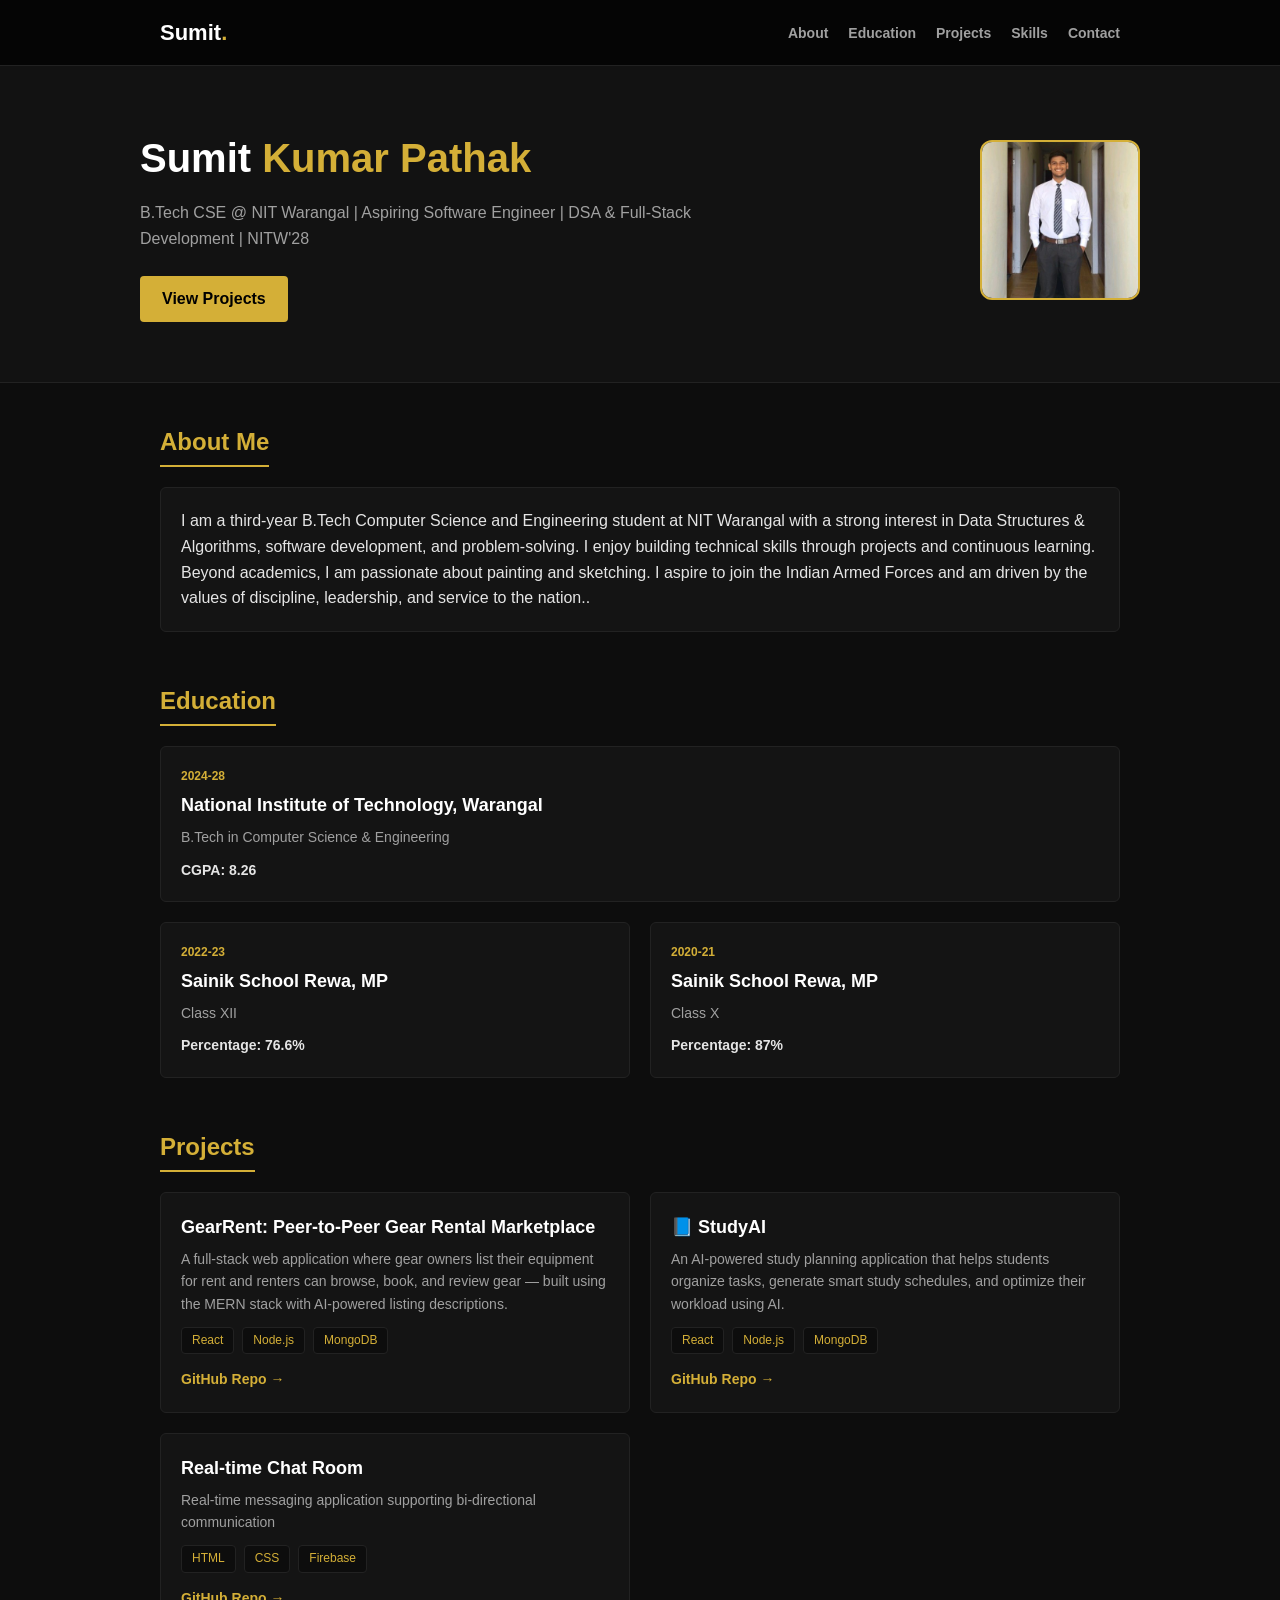
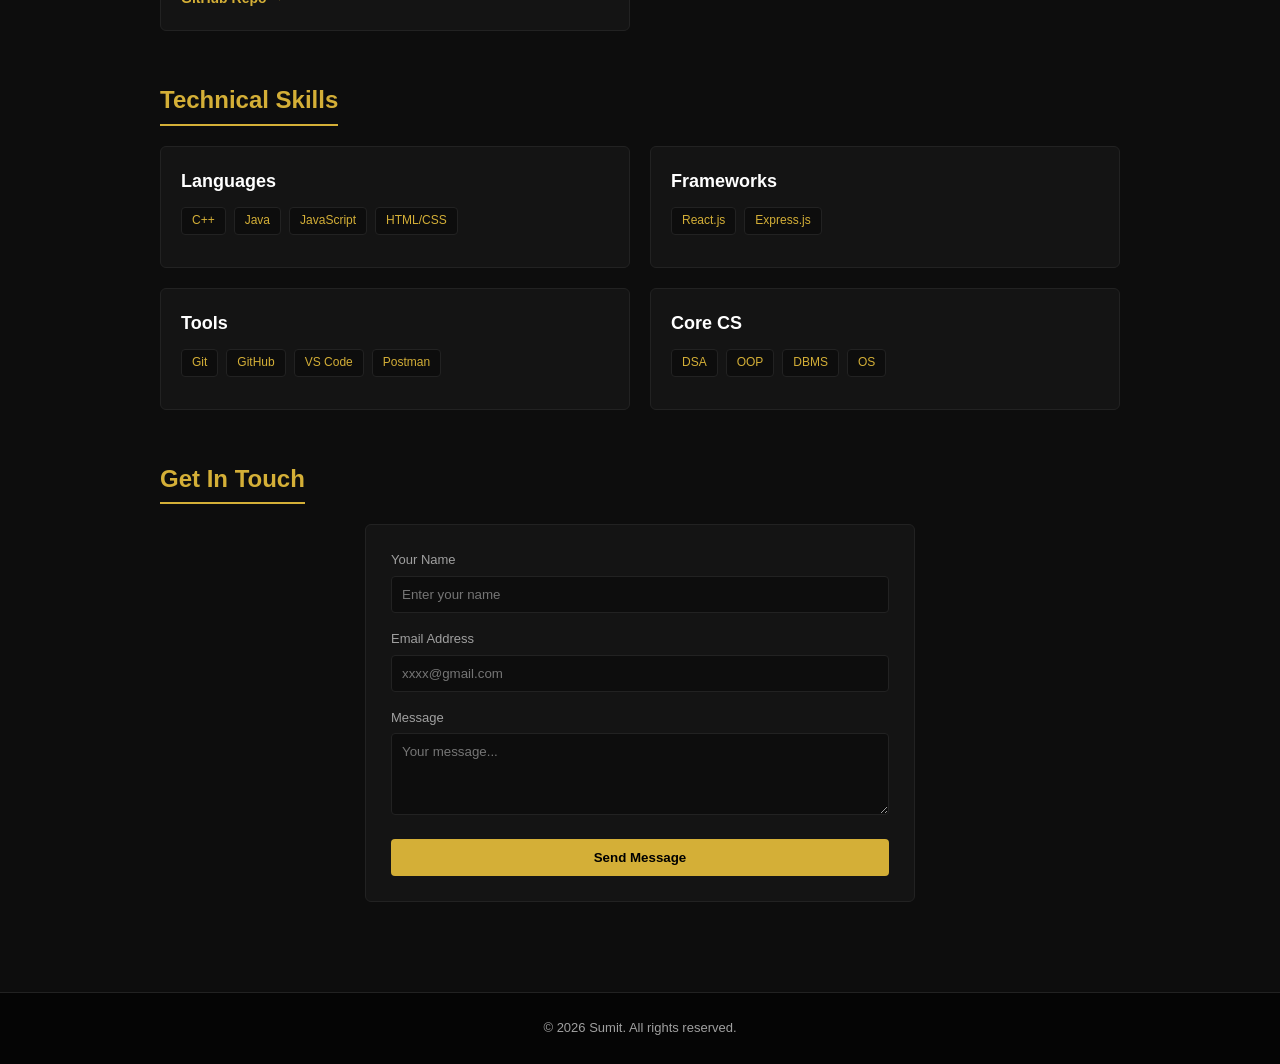
<file: assignment1/index.html>
<!DOCTYPE html>
<html lang="en">

<head>
  <meta charset="UTF-8">
  <meta name="viewport" content="width=device-width, initial-scale=1.0">
  <meta name="description" content="Portfolio of Sumit - CSE Student & Developer">
  <title>Sumit Portfolio</title>
  <link rel="stylesheet" href="style.css">
</head>

<body>
  <nav class="top-nav">
    <div class="nav-wrapper">
      <a href="#hero" class="logo">Sumit<span>.</span></a>
      <ul class="nav-menu">
        <li><a href="#about">About</a></li>
        <li><a href="#education">Education</a></li>
        <li><a href="#projects">Projects</a></li>
        <li><a href="#skills">Skills</a></li>
        <li><a href="#contact">Contact</a></li>
      </ul>
    </div>
  </nav>

  <header id="hero" class="hero-hdr">
    <div class="hero-inner">
      <div class="intro-box">
        <h1>Sumit <span class="highlight">Kumar Pathak</span></h1>
        <p>B.Tech CSE @ NIT Warangal | Aspiring Software Engineer | DSA & Full-Stack Development | NITW'28</p>
        <a href="#projects" class="cta-btn">View Projects</a>
      </div>
      <div class="avatar-wrap">
        <img src="my.jpg" alt="Sumit profile image" class="my-photo">
      </div>
    </div>
  </header>

  <main class="page-container">
    <section id="about" class="sec-padding">
      <h2 class="sec-title">About Me</h2>
      <div class="about-card">
        <p>
          I am a third-year B.Tech Computer Science and Engineering student at NIT Warangal with a strong interest in Data
          Structures & Algorithms, software development, and problem-solving. I enjoy building technical skills through projects
          and continuous learning. Beyond academics, I am passionate about painting and sketching. I aspire to join the Indian
          Armed Forces and am driven by the values of discipline, leadership, and service to the nation..
        </p>
      </div>
    </section>

    <section id="education" class="sec-padding">
      <h2 class="sec-title">Education</h2>
      <div class="card-grid">
        <article class="info-card span-full">
          <span class="year-badge">2024-28</span>
          <h3>National Institute of Technology, Warangal</h3>
          <p class="deg-title">B.Tech in Computer Science & Engineering</p>
          <p class="score-text">CGPA: 8.26</p>
        </article>

        <article class="info-card">
          <span class="year-badge">2022-23</span>
          <h3>Sainik School Rewa, MP</h3>
          <p class="deg-title">Class XII</p>
          <p class="score-text">Percentage: 76.6%</p>
        </article>

        <article class="info-card">
          <span class="year-badge">2020-21</span>
          <h3>Sainik School Rewa, MP</h3>
          <p class="deg-title">Class X</p>
          <p class="score-text">Percentage: 87%</p>
        </article>
      </div>
    </section>

    <section id="projects" class="sec-padding">
      <h2 class="sec-title">Projects</h2>
      <div class="card-grid">

        <article class="info-card proj-card">
          <h3>GearRent: Peer-to-Peer Gear Rental Marketplace</h3>
          <p class="proj-desc">A full-stack web application where gear owners list their equipment for rent and renters can browse, book, and review
          gear — built using the MERN stack with AI-powered listing descriptions.</p>
          <div class="tech-pills">
            <span class="pill">React</span>
            <span class="pill">Node.js</span>
            <span class="pill">MongoDB</span>
          </div>
          <a href="https://github.com/sumit4861/gearrent-backend" target="_blank" rel="noopener noreferrer" class="github-link">GitHub
            Repo &rarr;</a>
        </article>

        <article class="info-card proj-card">
          <h3>📘 StudyAI</h3>
          <p class="proj-desc">An AI-powered study planning application that helps students organize tasks, generate smart study schedules, and
          optimize their workload using AI.</p>
          <div class="tech-pills">
            <span class="pill">React</span>
            <span class="pill">Node.js</span>
            <span class="pill">MongoDB</span>
          </div>
          <a href="https://github.com/sumit4861/study-planner" target="_blank" rel="noopener noreferrer"
            class="github-link">GitHub Repo &rarr;</a>
        </article>

        <article class="info-card proj-card">
          <h3>Real-time Chat Room</h3>
          <p class="proj-desc">Real-time messaging application supporting bi-directional communication</p>
          <div class="tech-pills">
            <span class="pill">HTML</span>
            <span class="pill">CSS</span>
            <span class="pill">Firebase</span>
          </div>
          <a href="https://github.com/sumit4861/vacation_project/tree/main/chat%20room" target="_blank" rel="noopener noreferrer"
            class="github-link">GitHub Repo &rarr;</a>
        </article>
      </div>
    </section>

    <section id="skills" class="sec-padding">
      <h2 class="sec-title">Technical Skills</h2>
      <div class="card-grid">
        <div class="info-card">
          <h3>Languages</h3>
          <div class="tech-pills">
            <span class="pill">C++</span>
            <span class="pill">Java</span>
            <span class="pill">JavaScript</span>
            <span class="pill">HTML/CSS</span>
          </div>
        </div>

        <div class="info-card">
          <h3>Frameworks</h3>
          <div class="tech-pills">
            <span class="pill">React.js</span>
            <span class="pill">Express.js</span>
          </div>
        </div>

        <div class="info-card">
          <h3>Tools</h3>
          <div class="tech-pills">
            <span class="pill">Git</span>
            <span class="pill">GitHub</span>
            <span class="pill">VS Code</span>
            <span class="pill">Postman</span>
          </div>
        </div>

        <div class="info-card">
          <h3>Core CS</h3>
          <div class="tech-pills">
            <span class="pill">DSA</span>
            <span class="pill">OOP</span>
            <span class="pill">DBMS</span>
            <span class="pill">OS</span>
          </div>
        </div>
      </div>
    </section>

    <section id="contact" class="sec-padding">
      <h2 class="sec-title">Get In Touch</h2>
      <form class="form-card" action="#" method="post">
        <div class="form-row">
          <label for="usr-name">Your Name</label>
          <input type="text" id="usr-name" name="name" placeholder="Enter your name" required>
        </div>

        <div class="form-row">
          <label for="usr-email">Email Address</label>
          <input type="email" id="usr-email" name="email" placeholder="xxxx@gmail.com" required>
        </div>

        <div class="form-row">
          <label for="usr-msg">Message</label>
          <textarea id="usr-msg" name="message" rows="4" placeholder="Your message..." required></textarea>
        </div>

        <button type="submit" class="btn-send">Send Message</button>
      </form>
    </section>

  </main>

  <footer class="footer-sec">
    <p>&copy; 2026 Sumit. All rights reserved.</p>
  </footer>

</body>

</html>
</file>
<file: assignment1/style.css>
:root {
  --gold: #d4af37;
  --bg-dark: #0d0d0d;
  --card-bg: #141414;
  --muted-text: #a0a0a0;
}

* {
  box-sizing: border-box;
  margin: 0;
  padding: 0;
}

html {
  scroll-behavior: smooth;
}

body {
  font-family: Arial, sans-serif;
  background-color: var(--bg-dark);
  color: #e5e5e5;
  line-height: 1.6;
}

a {
  color: var(--gold);
  text-decoration: none;
}

.top-nav {
  position: sticky;
  top: 0;
  background-color: #050505;
  border-bottom: 1px solid #222222;
  z-index: 100;
}

.nav-wrapper {
  max-width: 1000px;
  margin-left: auto;
  margin-right: auto;
  padding: 15px 20px;
  display: flex;
  justify-content: space-between;
  align-items: center;
}

.logo {
  font-size: 22px;
  font-weight: bold;
  color: #ffffff;
}

.logo span {
  color: var(--gold);
}

.nav-menu {
  display: flex;
  list-style-type: none;
  gap: 20px;
}

.nav-menu a {
  color: var(--muted-text);
  font-size: 14px;
  font-weight: bold;
}

.nav-menu a:hover {
  color: var(--gold);
}

.hero-hdr {
  padding: 60px 20px;
  background-color: #121212;
  border-bottom: 1px solid #222222;
}

.hero-inner {
  max-width: 1000px;
  margin-left: auto;
  margin-right: auto;
  display: flex;
  align-items: center;
  justify-content: space-between;
  gap: 40px;
}

.intro-box {
  max-width: 600px;
}

.sub-heading {
  display: inline-block;
  background-color: #1a1a1a;
  color: var(--gold);
  padding: 4px 12px;
  border-radius: 20px;
  font-size: 12px;
  margin-bottom: 15px;
}

.intro-box h1 {
  font-size: 40px;
  margin-bottom: 10px;
  color: #ffffff;
}

.highlight {
  color: var(--gold);
}

.intro-box p {
  color: var(--muted-text);
  font-size: 16px;
  margin-bottom: 25px;
}

.cta-btn {
  display: inline-block;
  background-color: var(--gold);
  color: #000000;
  padding: 10px 22px;
  font-weight: bold;
  border-radius: 4px;
}

.cta-btn:hover {
  background-color: #f3e5ab;
}

.my-photo {
  width: 160px;
  height: 160px;
  border-radius: 12px;
  object-fit: cover;
  border: 2px solid var(--gold);
}

.page-container {
  max-width: 1000px;
  margin-left: auto;
  margin-right: auto;
  padding: 40px 20px;
}

.sec-padding {
  margin-bottom: 50px;
}

.sec-title {
  font-size: 24px;
  color: var(--gold);
  margin-bottom: 20px;
  display: inline-block;
  border-bottom: 2px solid var(--gold);
  padding-bottom: 4px;
}

.card-grid {
  display: grid;
  grid-template-columns: repeat(2, 1fr);
  gap: 20px;
}

.about-card,
.info-card {
  background-color: var(--card-bg);
  border: 1px solid #222222;
  border-radius: 6px;
  padding: 20px;
}

.span-full {
  grid-column: span 2;
}

.year-badge {
  font-size: 12px;
  color: var(--gold);
  font-weight: bold;
  display: block;
  margin-bottom: 5px;
}

.info-card h3 {
  color: #ffffff;
  font-size: 18px;
  margin-bottom: 6px;
}

.deg-title,
.proj-desc {
  color: var(--muted-text);
  font-size: 14px;
  margin-bottom: 10px;
}

.score-text {
  font-weight: bold;
  color: #e5e5e5;
  font-size: 14px;
}

.tech-pills {
  display: flex;
  flex-wrap: wrap;
  gap: 8px;
  margin-top: 12px;
  margin-bottom: 12px;
}

.pill {
  background-color: var(--bg-dark);
  border: 1px solid #222222;
  color: var(--gold);
  font-size: 12px;
  padding: 3px 10px;
  border-radius: 4px;
}

.github-link {
  font-size: 14px;
  font-weight: bold;
}

.github-link:hover {
  color: #f3e5ab;
}

.form-card {
  background-color: var(--card-bg);
  border: 1px solid #222222;
  border-radius: 6px;
  padding: 25px;
  max-width: 550px;
  margin-left: auto;
  margin-right: auto;
}

.form-row {
  margin-bottom: 16px;
}

.form-row label {
  display: block;
  font-size: 13px;
  color: var(--muted-text);
  margin-bottom: 5px;
}

.form-row input,
.form-row textarea {
  width: 100%;
  padding: 10px;
  background-color: var(--bg-dark);
  border: 1px solid #222222;
  border-radius: 4px;
  color: #ffffff;
  font-family: Arial, sans-serif;
}

.form-row input:focus,
.form-row textarea:focus {
  outline: none;
  border-color: var(--gold);
}

.btn-send {
  width: 100%;
  background-color: var(--gold);
  color: #000000;
  border: none;
  padding: 11px;
  font-weight: bold;
  border-radius: 4px;
  cursor: pointer;
}

.btn-send:hover {
  background-color: #f3e5ab;
}

.footer-sec {
  text-align: center;
  padding: 25px;
  background-color: #050505;
  border-top: 1px solid #222222;
  color: var(--muted-text);
  font-size: 13px;
}

@media (max-width: 768px) {
  .hero-inner {
    flex-direction: column-reverse;
    text-align: center;
  }

  .card-grid {
    grid-template-columns: 1fr;
  }

  .span-full {
    grid-column: span 1;
  }
}

@media (max-width: 480px) {
  .nav-wrapper {
    flex-direction: column;
    gap: 10px;
  }

  .nav-menu {
    flex-wrap: wrap;
    justify-content: center;
    gap: 12px;
  }

  .intro-box h1 {
    font-size: 28px;
  }
}
</file>
